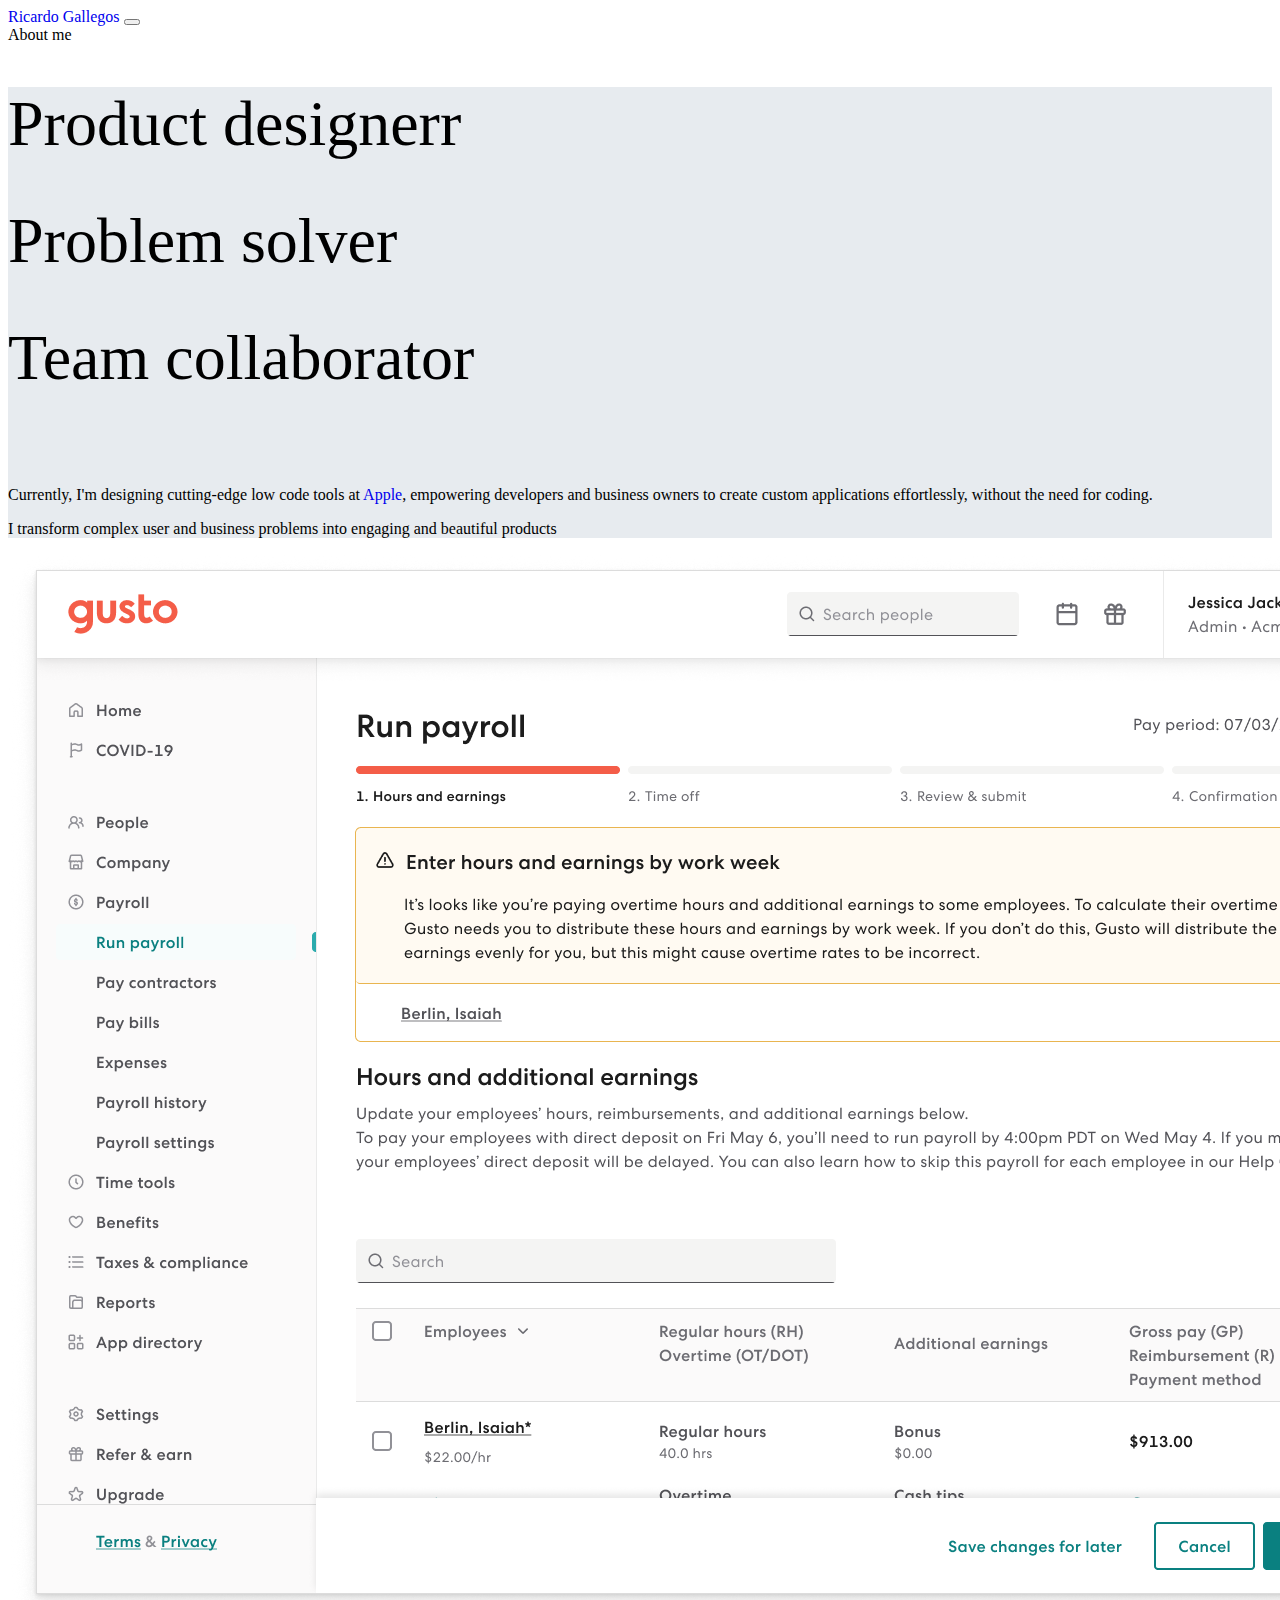
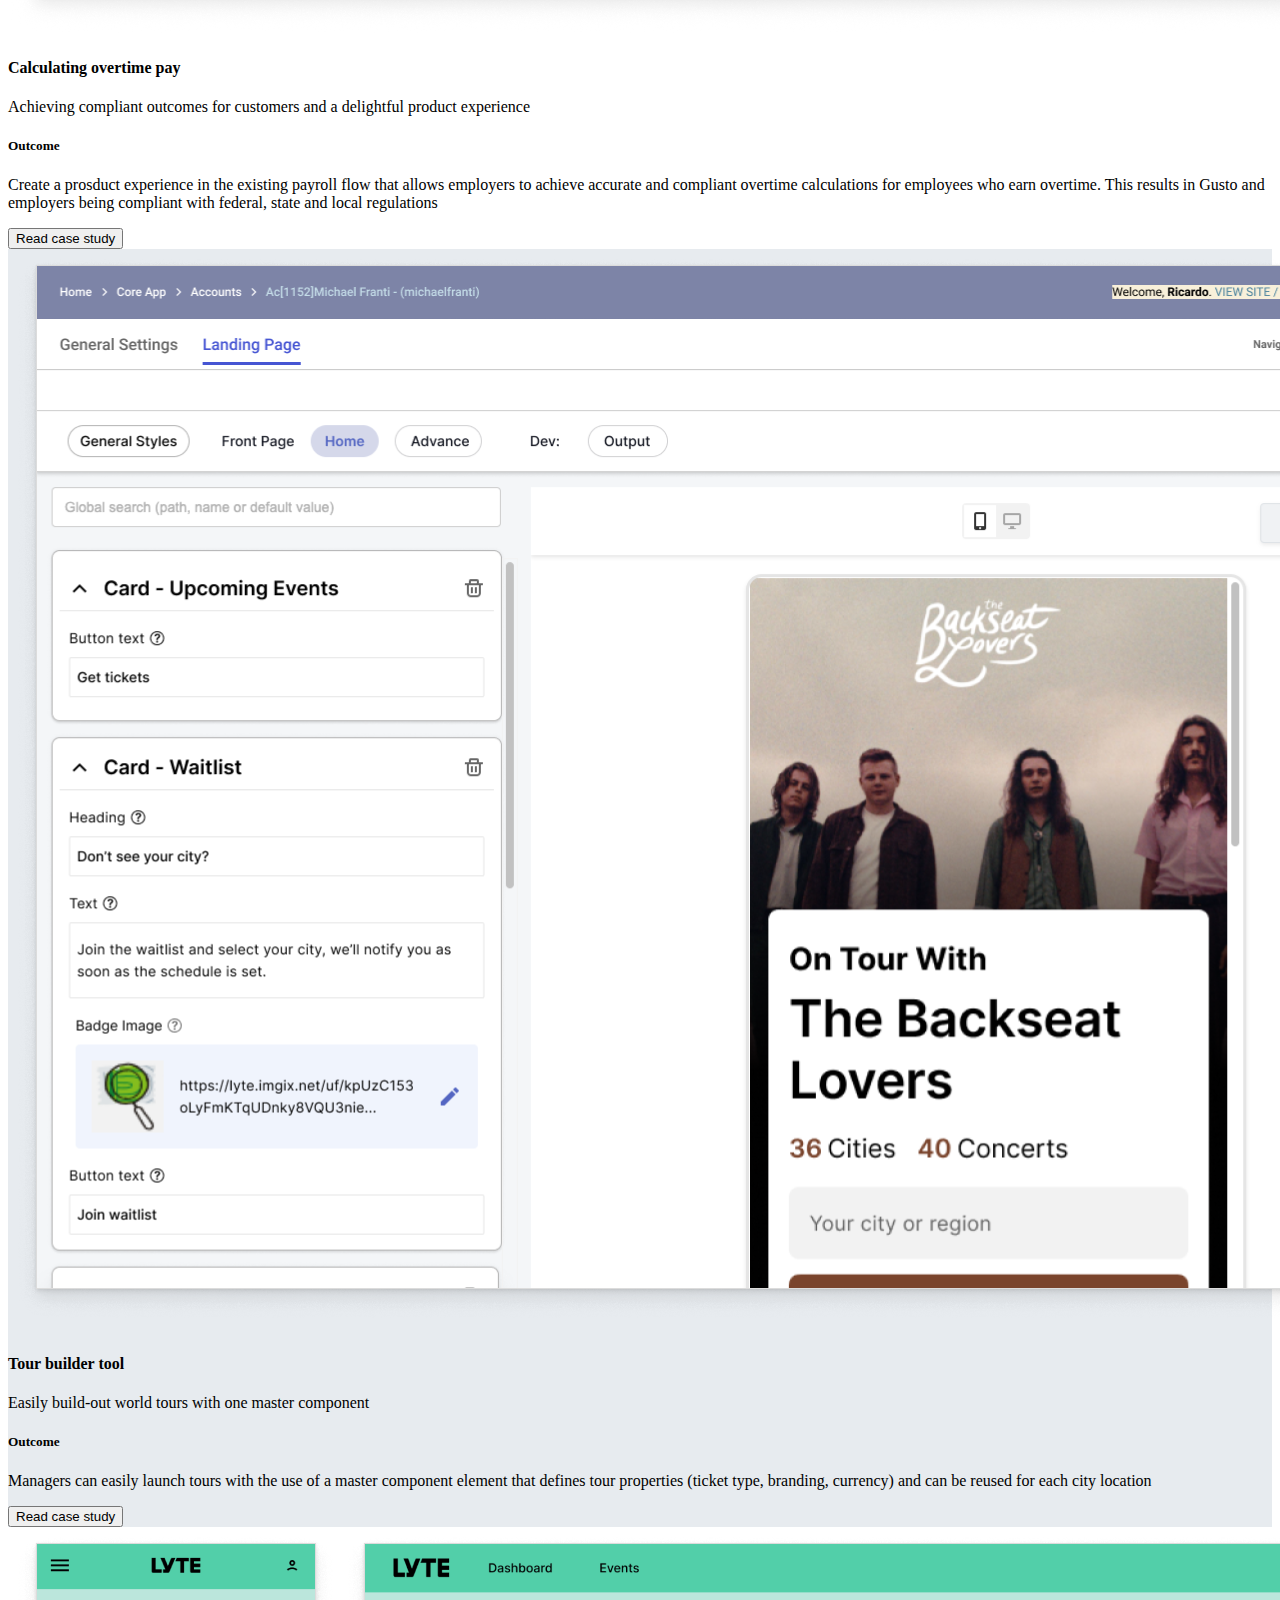
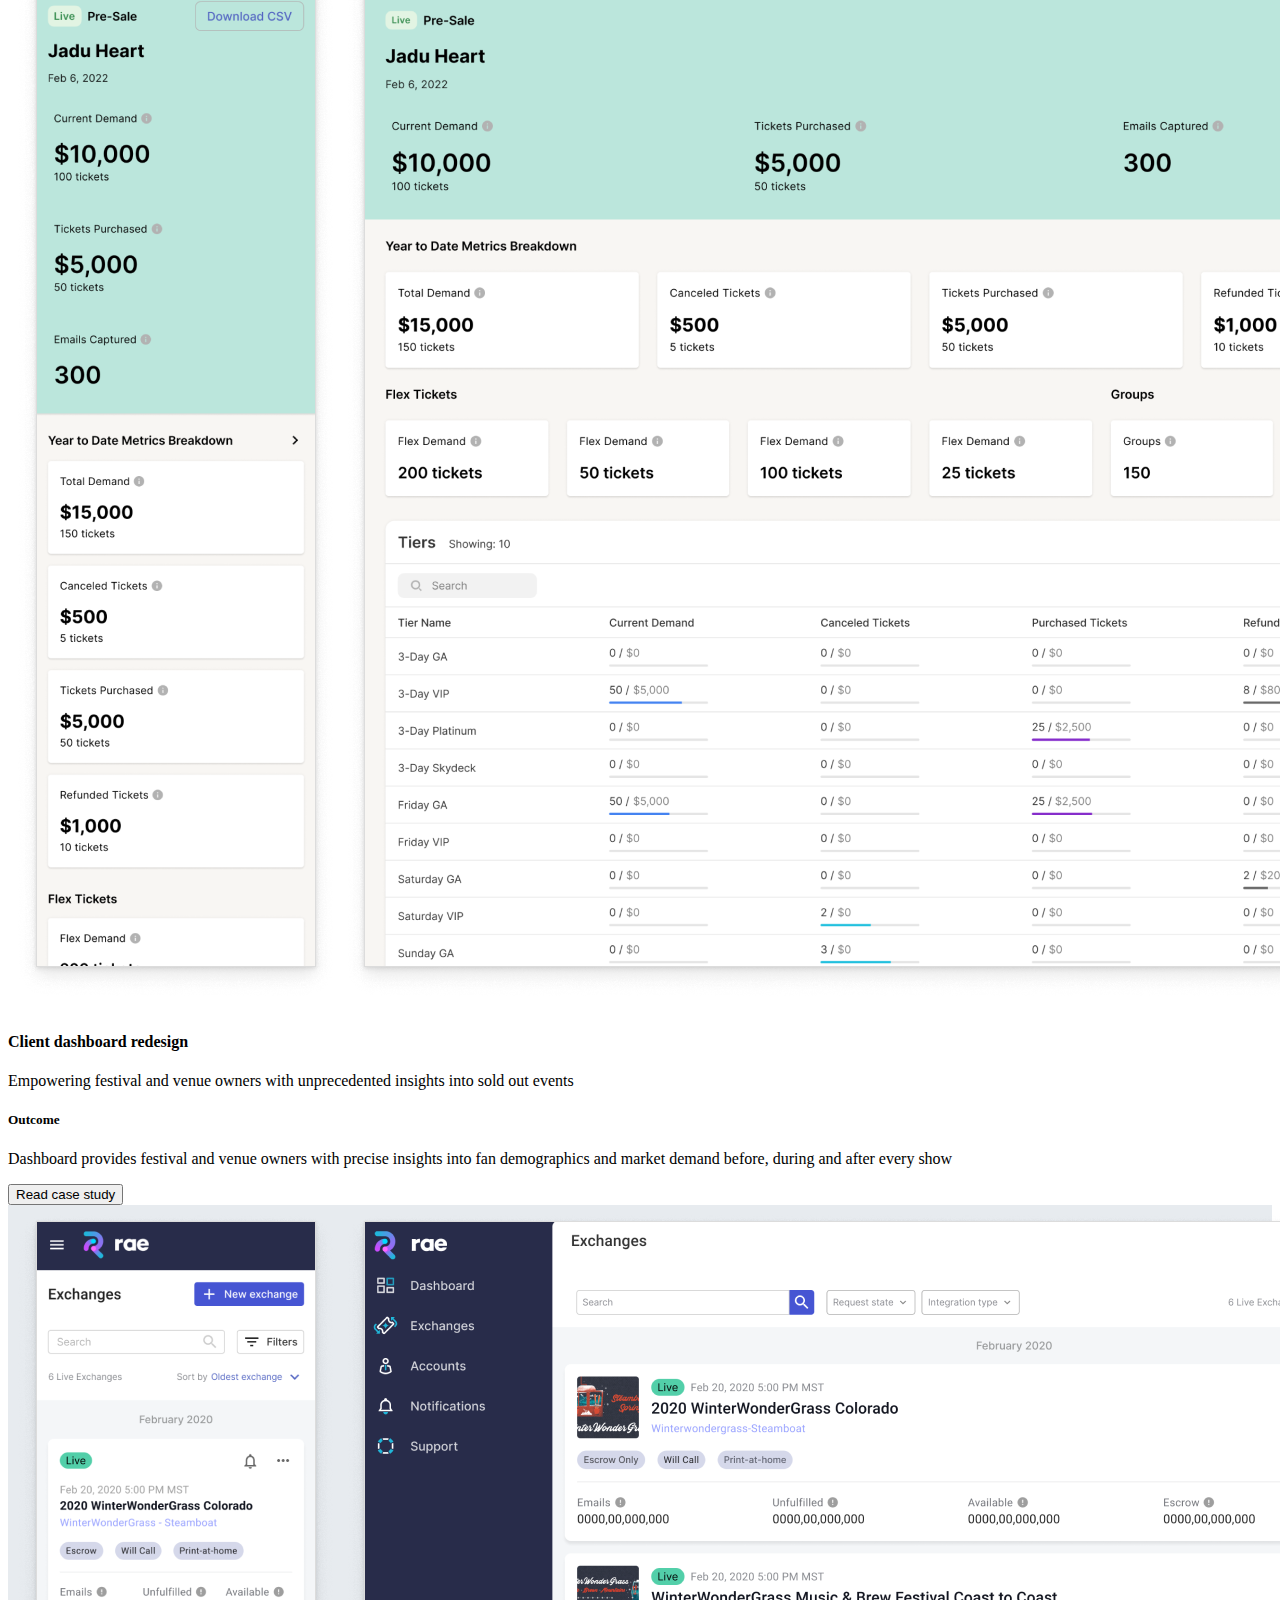
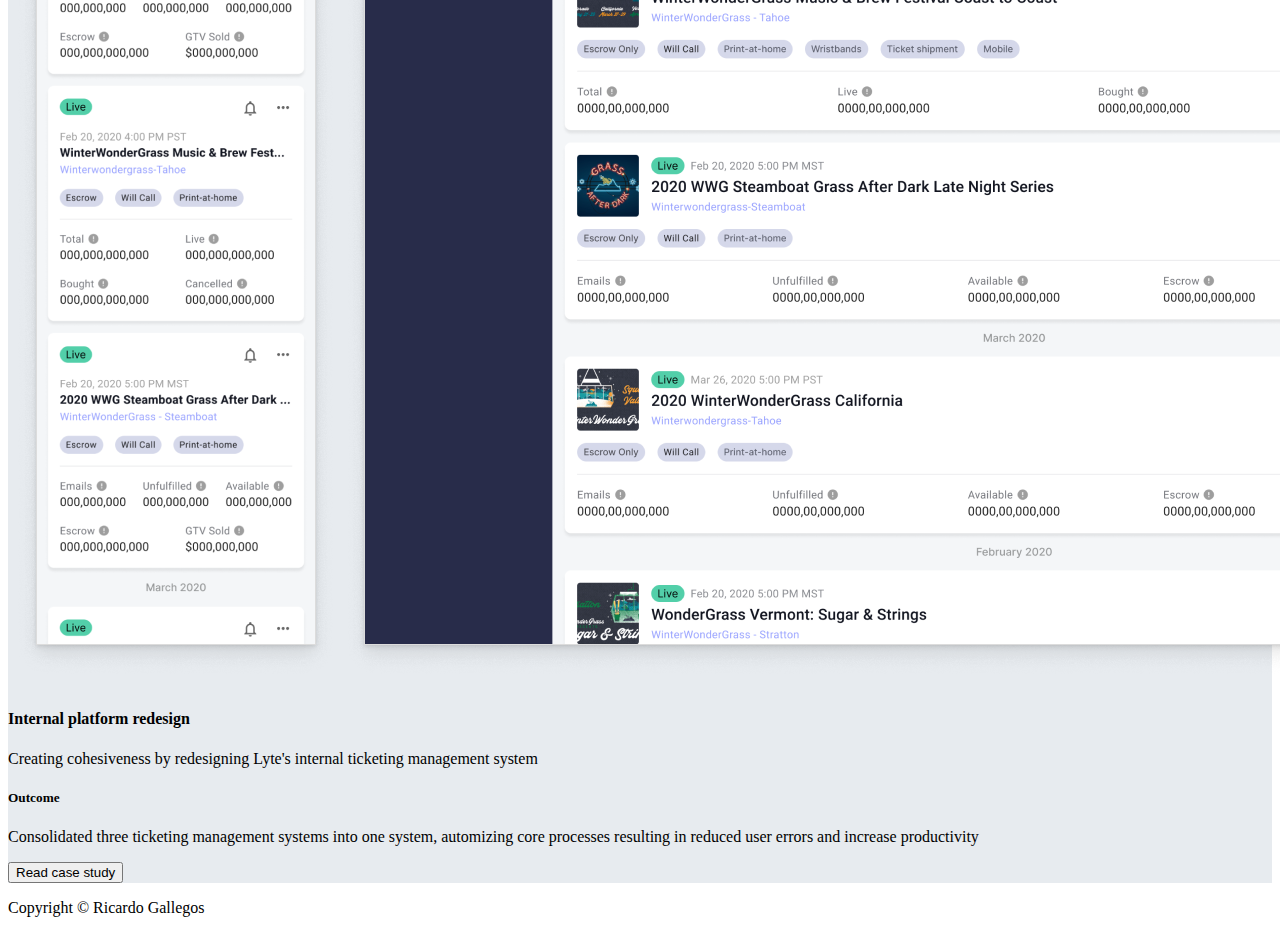
<file: index.html>
<!DOCTYPE html>
<html lang="en">

<head>
    <meta charset="UTF-8">
    <meta http-equiv="X-UA-Compatible" content="IE=edge">
    <meta name="viewport" content="width=device-width, initial-scale=1.0">
    <title>Ricardo Gallegos Product Designer</title>
    <link href="https://cdn.jsdelivr.net/npm/bootstrap@5.3.0-alpha1/dist/css/bootstrap.min.css" rel="stylesheet"
        integrity="sha384-GLhlTQ8iRABdZLl6O3oVMWSktQOp6b7In1Zl3/Jr59b6EGGoI1aFkw7cmDA6j6gD" crossorigin="anonymous">
    <link rel="stylesheet" href="styles.css">
</head>

<body>
    <!-- Navigation -->
    <nav class="navbar navbar-expand-lg bg-body-tertiary">
        <div class="container">
            <a class="navbar-brand" href="#">Ricardo Gallegos</a>
            <button class="navbar-toggler" type="button" data-bs-toggle="collapse" data-bs-target="#navbarText"
                aria-controls="navbarText" aria-expanded="false" aria-label="Toggle navigation">
                <span class="navbar-toggler-icon"></span>
            </button>
            <div class="collapse navbar-collapse" id="navbarText">
                <div class="navbar-nav me-auto"></div>
                <span class="navbar-text">About me</span>
            </div>
        </div>
    </nav>

    <!-- Billboard -->
    <section class="container p-3" id="header">
        <div class="row" id="headingGroup">
            <div class="col">
                <h1>Product designerr</h1>
                <h1>Problem solver</h1>
                <h1>Team collaborator</h1>
            </div>
        </div>
        <div class="row">
            <div class="col">
                <p>Currently, I'm designing cutting-edge low code tools at <a href="https://www.apple.com/">Apple</a>, empowering developers and business owners to create custom applications effortlessly, without the need for coding.</p>
                <p>I transform complex user and business problems into engaging and beautiful products</p>
            </div>
        </div>
    </section>

    <!-- Case study #1 -->
    <section class="container-fluid">
        <div class="container p-0">
            <div class="row">
                <div class="col-lg-8 pb-1 py-4">
                    <img src="images/RRoP_1440x1024.png" class="img-fluid" alt="Regular rate of pay dashboard">
                </div>
                <div class="col-lg-4 pb-4 py-lg-4">
                    <h4>Calculating overtime pay</h4>
                    <p>Achieving compliant outcomes for customers and a delightful product experience</p>
                    <h5>Outcome</h5>
                    <p>Create a prosduct experience in the existing payroll flow that allows employers to achieve
                        accurate and compliant overtime calculations for employees who earn overtime. This results
                        in Gusto and employers being compliant with federal, state and local regulations</p>
                    <div class="d-grid gap-2">
                        <button class="btn btn-outline-secondary" type="button">Read case study</button>
                    </div>
                </div>
            </div>
        </div>
    </section>

    <!-- Case study #2 -->
    <section class="container-fluid" id="header">
        <div class="container p-0">
            <div class="row">
                <div class="col-lg-8 pb-1 py-4 order-lg-2">
                    <img src="images/Tour builder_1440x1024.png" class="img-fluid" alt="Image of tour builder">
                </div>
                <div class="col-lg-4 pb-4 order-lg-1 py-lg-4">
                    <div class="text-black">
                        <h4>Tour builder tool</h4>
                        <p>Easily build-out world tours with one master component</p>
                        <h5>Outcome</h5>
                        <p>Managers can easily launch tours with the use of a master component element that defines tour properties (ticket type, branding, currency) and can be reused for each city location</p>
                        <div class="d-grid gap-2">
                            <button class="btn btn-outline-secondary" type="button">Read case study</button>
                        </div>
                    </div>
                </div>
            </div>
        </div>
    </section>

    <!-- Case study #3 -->
    <section class="container-fluid">
        <div class="container p-0">
            <div class="row">
                <div class="col-lg-8 pb-1 py-4">
                    <img src="images/Client dashboard_1440x1024.png" class="img-fluid" alt="Client dashboard landing page">
                </div>
                <div class="col-lg-4 pb-4 py-lg-4">
                    <h4>Client dashboard redesign</h4>
                    <p>Empowering festival and venue owners with unprecedented insights into sold out events</p>
                    <h5>Outcome</h5>
                    <p>Dashboard provides festival and venue owners with precise insights into fan demographics and market demand before, during and after every show</p>
                    <div class="d-grid gap-2">
                        <button class="btn btn-outline-secondary" type="button">Read case study</button>
                    </div>
                </div>
            </div>
        </div>
    </section>

    <!-- Case study #4 -->
    <section class="container-fluid" id="header">
        <div class="container p-0">
            <div class="row">
                <div class="col-lg-8 pb-1 py-4 order-lg-2">
                    <img src="images/Internal tools_1440x1024.png" class="img-fluid" alt="">
                </div>
                <div class="col-lg-4 pb-4 order-lg-1 py-lg-4">
                    <div class="text-black">
                        <h4>Internal platform redesign</h4>
                        <p>Creating cohesiveness by redesigning Lyte's internal ticketing management system</p>
                        <h5>Outcome</h5>
                        <p>Consolidated three ticketing management systems into one system, automizing core processes resulting in reduced user errors and increase productivity</p>
                        <div class="d-grid gap-2">
                            <button class="btn btn-outline-secondary" type="button">Read case study</button>
                        </div>
                    </div>
                </div>
            </div>
        </div>
    </section>
    
    <!-- foooter -->
    <footer class="container text-center">
        <div class="row">
            <div class="col pt-3">
                <p>Copyright &#169; <span>Ricardo Gallegos</span></p>    
            </div>
        </div>
    </footer>

    <script src="https://cdn.jsdelivr.net/npm/bootstrap@5.3.0-alpha1/dist/js/bootstrap.bundle.min.js"
        integrity="sha384-w76AqPfDkMBDXo30jS1Sgez6pr3x5MlQ1ZAGC+nuZB+EYdgRZgiwxhTBTkF7CXvN"
        crossorigin="anonymous"></script>
</body>
</body>

</html>
</file>
<file: styles.css>
body {
  background-color: white;
}

a {
  text-decoration: none;
}

#header {
  background-color: #e7ebef;
}

#headingGroup {
  font-size: 48px;
  font-weight: 300;
  padding-bottom: 2rem;
}

h1 {
  font-size: 4rem;
  font-weight: 250;
}
</file>
